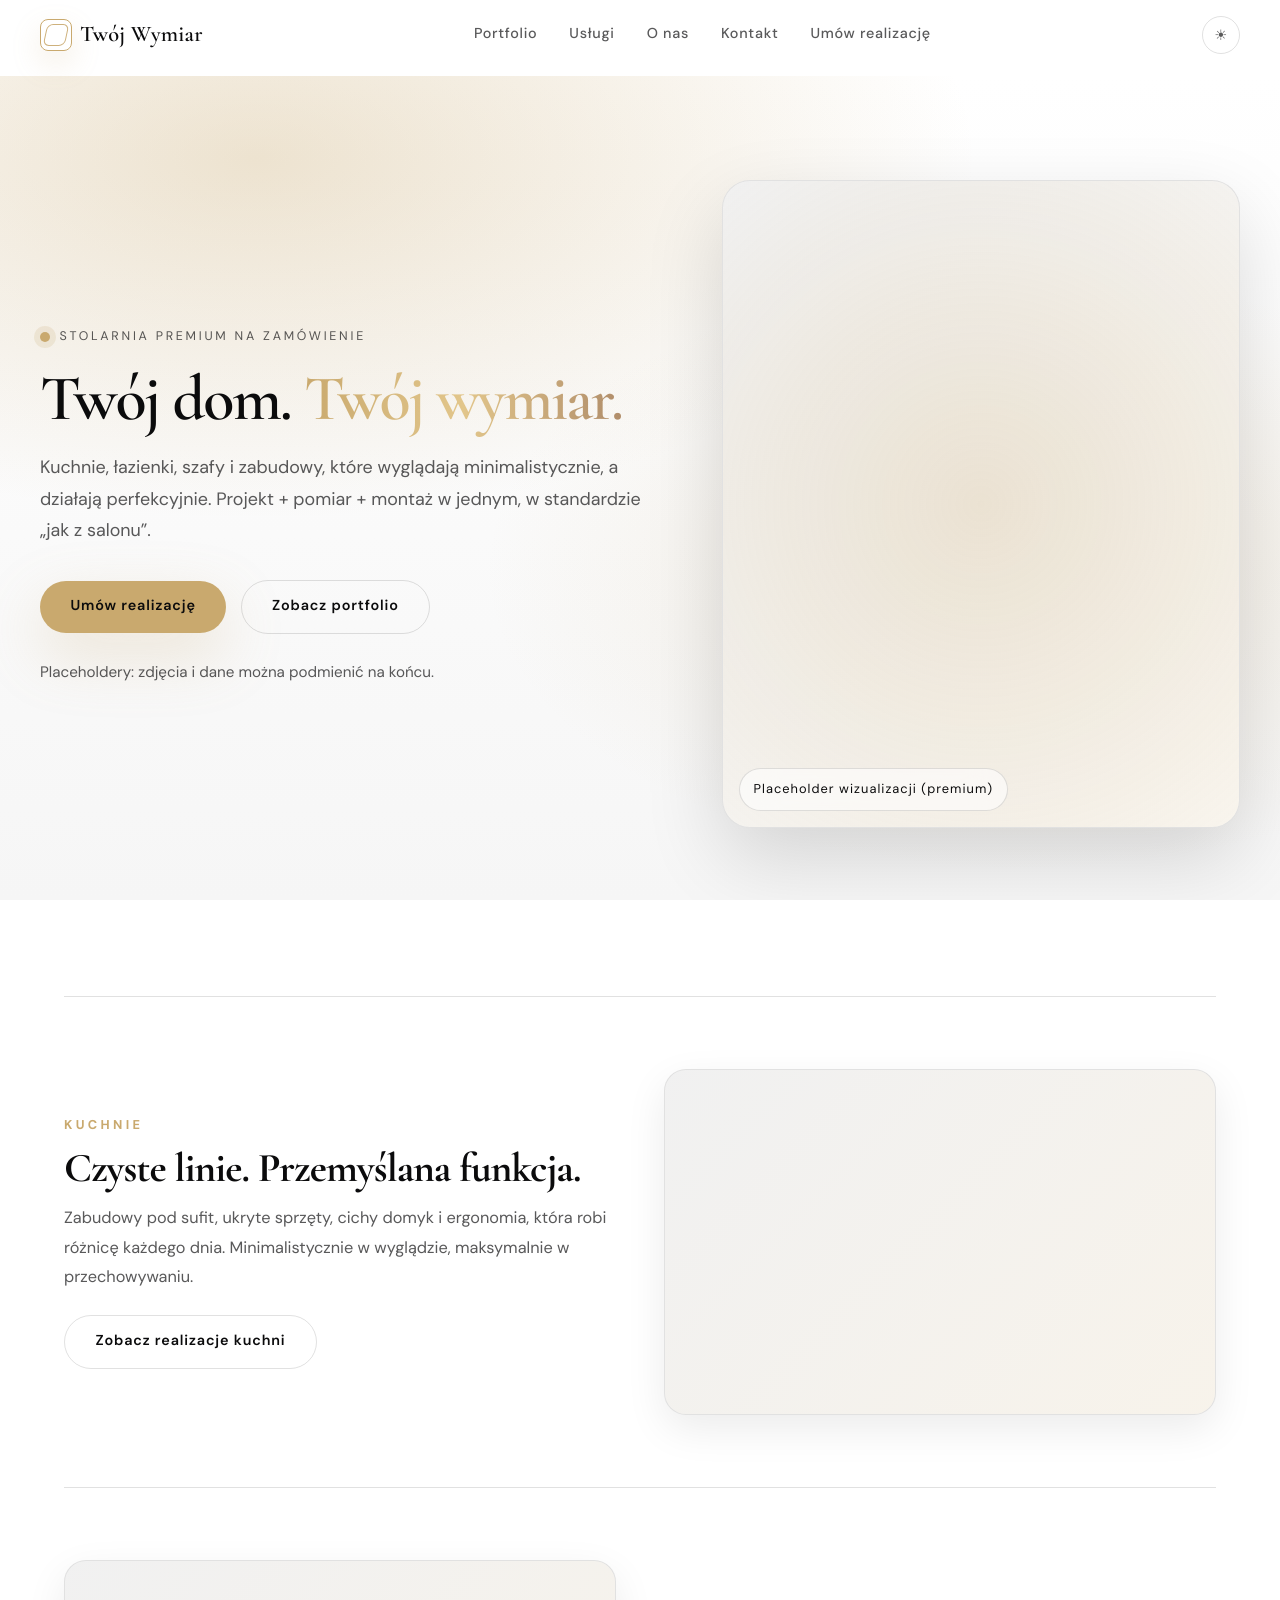
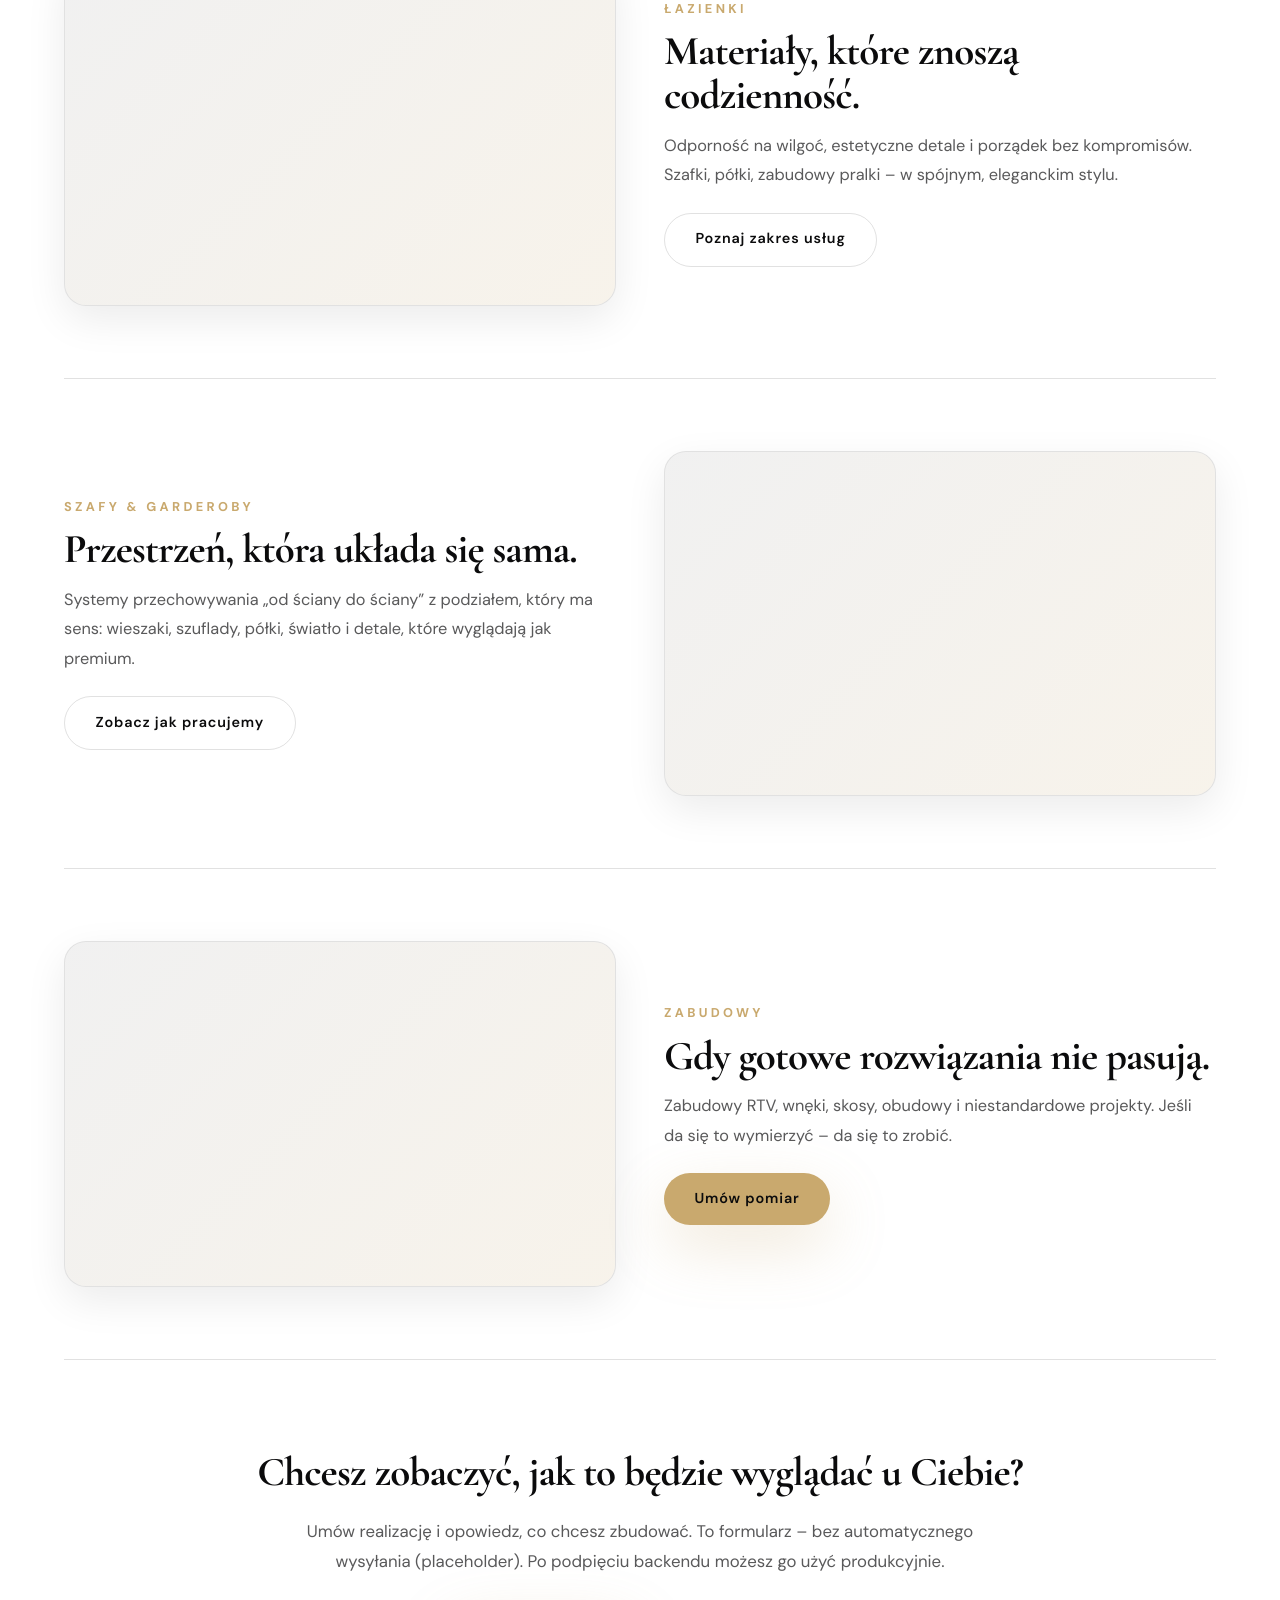
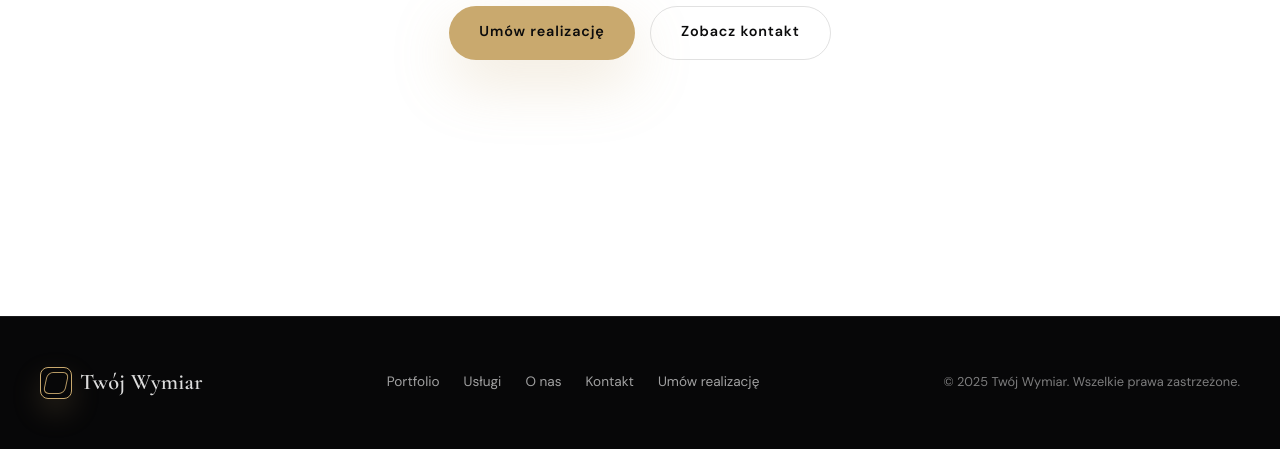
<file: index.html>
<!DOCTYPE html>
<html lang="pl" data-theme="light">
<head>
  <meta charset="UTF-8" />
  <meta name="viewport" content="width=device-width, initial-scale=1" />
  <title>Twój Wymiar – stolarnia na miarę</title>
  <meta name="description" content="Kuchnie, łazienki, szafy i zabudowy na zamówienie. Projektowanie i montaż mebli dopasowanych do Twojej przestrzeni." />
  <link rel="preconnect" href="https://fonts.googleapis.com" />
  <link rel="preconnect" href="https://fonts.gstatic.com" crossorigin />
  <link href="https://fonts.googleapis.com/css2?family=Cormorant+Garamond:wght@400;500;600;700&family=DM+Sans:wght@400;500;600;700&display=swap" rel="stylesheet" />
  <link rel="stylesheet" href="styles.css" />
  <style>
    .hero {
      position: relative;
      min-height: calc(100vh - 76px);
      display: grid;
      align-items: center;
      overflow: hidden;
    }

    .hero::before {
      content: "";
      position: absolute;
      inset: 0;
      background:
        radial-gradient(1200px 600px at 20% 10%, rgba(201, 169, 110, 0.32), transparent 60%),
        radial-gradient(900px 500px at 80% 60%, rgba(201, 169, 110, 0.18), transparent 60%),
        linear-gradient(180deg, var(--bg-main) 0%, var(--bg-alt) 100%);
      transform: translateY(var(--heroParallax, 0px));
      will-change: transform;
      pointer-events: none;
    }

    [data-theme="dark"] .hero::before {
      background:
        radial-gradient(1200px 600px at 20% 10%, rgba(201, 169, 110, 0.22), transparent 62%),
        radial-gradient(900px 500px at 85% 70%, rgba(201, 169, 110, 0.16), transparent 62%),
        linear-gradient(180deg, var(--bg-main) 0%, var(--bg-alt) 100%);
    }

    .hero-inner {
      position: relative;
      z-index: 1;
      padding: 6.5rem 0 4.5rem;
    }

    .hero-grid {
      display: grid;
      grid-template-columns: minmax(0, 1.1fr) minmax(0, 0.9fr);
      gap: 3rem;
      align-items: center;
    }

    .hero-badge {
      display: inline-flex;
      align-items: center;
      gap: 0.6rem;
      font-size: 0.78rem;
      letter-spacing: 0.22em;
      text-transform: uppercase;
      color: var(--text-muted);
      margin-bottom: 1.25rem;
    }

    .hero-badge-dot {
      width: 10px;
      height: 10px;
      border-radius: 999px;
      background: var(--accent);
      box-shadow: 0 0 0 6px rgba(201, 169, 110, 0.18);
    }

    .hero-title {
      font-family: "Cormorant Garamond", serif;
      font-size: clamp(2.6rem, 5vw, 4.4rem);
      font-weight: 600;
      line-height: 1.02;
      letter-spacing: -0.03em;
      margin-bottom: 1.25rem;
    }

    .hero-title .gold {
      background: linear-gradient(90deg, #c9a96e, #e2c68b, #b08d6a);
      -webkit-background-clip: text;
      background-clip: text;
      color: transparent;
    }

    .hero-text {
      font-size: 1.12rem;
      color: var(--text-muted);
      max-width: 40rem;
      margin-bottom: 2.1rem;
      line-height: 1.75;
    }

    .hero-actions {
      display: flex;
      gap: 0.9rem;
      flex-wrap: wrap;
      align-items: center;
    }

    .hero-note {
      margin-top: 1.6rem;
      color: var(--text-muted);
      font-size: 0.95rem;
    }

    .hero-media {
      position: relative;
      border-radius: 28px;
      border: 1px solid var(--border);
      background: var(--bg-card);
      box-shadow: var(--shadow-lg);
      overflow: hidden;
    }

    .hero-media::before {
      content: "";
      position: absolute;
      inset: -40%;
      background: radial-gradient(circle, rgba(201, 169, 110, 0.22), transparent 55%);
      transform: translate3d(0, 0, 0);
      pointer-events: none;
    }

    .hero-media-placeholder {
      aspect-ratio: 4/5;
      background: linear-gradient(135deg, rgba(11, 11, 12, 0.06), rgba(201, 169, 110, 0.12));
      transform-origin: center;
      transition: transform 0.35s ease;
    }

    [data-theme="dark"] .hero-media-placeholder {
      background: linear-gradient(135deg, rgba(255, 255, 255, 0.06), rgba(201, 169, 110, 0.14));
    }

    .hero-media:hover .hero-media-placeholder {
      transform: scale(1.04);
    }

    .hero-media-label {
      position: absolute;
      left: 16px;
      bottom: 16px;
      padding: 10px 14px;
      border-radius: 999px;
      border: 1px solid var(--border);
      background: rgba(255, 255, 255, 0.58);
      backdrop-filter: blur(18px);
      color: var(--text-main);
      font-size: 0.8rem;
      letter-spacing: 0.08em;
    }

    [data-theme="dark"] .hero-media-label {
      background: rgba(11, 11, 12, 0.55);
      color: rgba(255, 255, 255, 0.9);
    }

    .apple-section {
      padding: 6rem 0;
    }

    .feature {
      border-top: 1px solid var(--border);
      padding: 4.5rem 0;
    }

    .feature-inner {
      display: grid;
      grid-template-columns: minmax(0, 1fr) minmax(0, 1fr);
      gap: 3rem;
      align-items: center;
    }

    .feature-eyebrow {
      font-size: 0.8rem;
      letter-spacing: 0.26em;
      text-transform: uppercase;
      color: var(--accent);
      margin-bottom: 0.7rem;
      font-weight: 700;
    }

    .feature-title {
      font-family: "Cormorant Garamond", serif;
      font-size: clamp(2rem, 3.2vw, 3rem);
      line-height: 1.06;
      letter-spacing: -0.02em;
      margin-bottom: 0.9rem;
    }

    .feature-text {
      color: var(--text-muted);
      font-size: 1.02rem;
      line-height: 1.8;
      max-width: 34rem;
    }

    .feature-media {
      border-radius: 22px;
      border: 1px solid var(--border);
      overflow: hidden;
      background: var(--bg-card);
      box-shadow: var(--shadow);
    }

    .feature-media > div {
      aspect-ratio: 16/10;
      background: linear-gradient(135deg, rgba(11, 11, 12, 0.06), rgba(201, 169, 110, 0.14));
      transform-origin: center;
      transition: transform 0.35s ease;
    }

    [data-theme="dark"] .feature-media > div {
      background: linear-gradient(135deg, rgba(255, 255, 255, 0.06), rgba(201, 169, 110, 0.16));
    }

    .feature-media:hover > div {
      transform: scale(1.04);
    }

    .split-cta {
      border-top: 1px solid var(--border);
      padding: 5rem 0 6rem;
      text-align: center;
    }

    .split-cta h2 {
      font-family: "Cormorant Garamond", serif;
      font-size: clamp(2.1rem, 3.2vw, 3.2rem);
      letter-spacing: -0.02em;
      margin-bottom: 0.7rem;
    }

    .split-cta p {
      color: var(--text-muted);
      max-width: 44rem;
      margin: 0 auto 1.8rem;
      font-size: 1.05rem;
      line-height: 1.8;
    }

    .reveal {
      opacity: 0;
      transform: translateY(18px);
      transition: opacity 0.6s ease, transform 0.6s ease;
    }

    .reveal.visible {
      opacity: 1;
      transform: translateY(0);
    }

    @media (max-width: 900px) {
      .hero-grid { grid-template-columns: 1fr; gap: 2rem; }
      .hero-inner { padding: 5.5rem 0 3.5rem; }
      .feature-inner { grid-template-columns: 1fr; }
    }
  </style>
</head>
<body>
  <nav class="nav" id="nav">
    <div class="nav-inner">
      <a href="index.html" class="logo"><div class="logo-mark"></div><span class="logo-text">Twój Wymiar</span></a>
      <div class="nav-links">
        <a href="portfolio.html" class="nav-link">Portfolio</a>
        <a href="uslugi.html" class="nav-link">Usługi</a>
        <a href="o-nas.html" class="nav-link">O nas</a>
        <a href="kontakt.html" class="nav-link">Kontakt</a>
        <a href="umowienie.html" class="nav-link">Umów realizację</a>
      </div>
      <button class="theme-btn" id="themeBtn" aria-label="Zmień motyw">☀</button>
      <button class="nav-toggle" id="navToggle" aria-label="Menu">☰</button>
    </div>
  </nav>
  <main class="main">
    <section class="hero">
      <div class="container hero-inner">
        <div class="hero-grid">
          <div class="reveal">
            <div class="hero-badge"><span class="hero-badge-dot"></span>Stolarnia premium na zamówienie</div>
            <h1 class="hero-title">Twój dom. <span class="gold">Twój wymiar.</span></h1>
            <p class="hero-text">
              Kuchnie, łazienki, szafy i zabudowy, które wyglądają minimalistycznie, a działają perfekcyjnie.
              Projekt + pomiar + montaż w jednym, w standardzie „jak z salonu”.
            </p>
            <div class="hero-actions">
              <a href="umowienie.html" class="btn btn-primary">Umów realizację</a>
              <a href="portfolio.html" class="btn btn-outline">Zobacz portfolio</a>
            </div>
            <div class="hero-note">Placeholdery: zdjęcia i dane można podmienić na końcu.</div>
          </div>

          <div class="hero-media reveal">
            <div class="hero-media-placeholder" aria-hidden="true"></div>
            <div class="hero-media-label">Placeholder wizualizacji (premium)</div>
          </div>
        </div>
      </div>
    </section>

    <section class="apple-section">
      <div class="container">
        <div class="feature reveal">
          <div class="feature-inner">
            <div>
              <div class="feature-eyebrow">Kuchnie</div>
              <h2 class="feature-title">Czyste linie. Przemyślana funkcja.</h2>
              <p class="feature-text">
                Zabudowy pod sufit, ukryte sprzęty, cichy domyk i ergonomia, która robi różnicę każdego dnia.
                Minimalistycznie w wyglądzie, maksymalnie w przechowywaniu.
              </p>
              <div style="margin-top: 1.4rem">
                <a class="btn btn-outline" href="portfolio.html">Zobacz realizacje kuchni</a>
              </div>
            </div>
            <div class="feature-media">
              <div aria-hidden="true"></div>
            </div>
          </div>
        </div>

        <div class="feature reveal">
          <div class="feature-inner">
            <div class="feature-media">
              <div aria-hidden="true"></div>
            </div>
            <div>
              <div class="feature-eyebrow">Łazienki</div>
              <h2 class="feature-title">Materiały, które znoszą codzienność.</h2>
              <p class="feature-text">
                Odporność na wilgoć, estetyczne detale i porządek bez kompromisów. Szafki, półki, zabudowy pralki –
                w spójnym, eleganckim stylu.
              </p>
              <div style="margin-top: 1.4rem">
                <a class="btn btn-outline" href="uslugi.html">Poznaj zakres usług</a>
              </div>
            </div>
          </div>
        </div>

        <div class="feature reveal">
          <div class="feature-inner">
            <div>
              <div class="feature-eyebrow">Szafy & garderoby</div>
              <h2 class="feature-title">Przestrzeń, która układa się sama.</h2>
              <p class="feature-text">
                Systemy przechowywania „od ściany do ściany” z podziałem, który ma sens: wieszaki, szuflady, półki,
                światło i detale, które wyglądają jak premium.
              </p>
              <div style="margin-top: 1.4rem">
                <a class="btn btn-outline" href="o-nas.html">Zobacz jak pracujemy</a>
              </div>
            </div>
            <div class="feature-media">
              <div aria-hidden="true"></div>
            </div>
          </div>
        </div>

        <div class="feature reveal">
          <div class="feature-inner">
            <div class="feature-media">
              <div aria-hidden="true"></div>
            </div>
            <div>
              <div class="feature-eyebrow">Zabudowy</div>
              <h2 class="feature-title">Gdy gotowe rozwiązania nie pasują.</h2>
              <p class="feature-text">
                Zabudowy RTV, wnęki, skosy, obudowy i niestandardowe projekty. Jeśli da się to wymierzyć – da się to zrobić.
              </p>
              <div style="margin-top: 1.4rem">
                <a class="btn btn-primary" href="umowienie.html">Umów pomiar</a>
              </div>
            </div>
          </div>
        </div>

        <div class="split-cta reveal">
          <h2>Chcesz zobaczyć, jak to będzie wyglądać u Ciebie?</h2>
          <p>
            Umów realizację i opowiedz, co chcesz zbudować. To formularz – bez automatycznego wysyłania (placeholder).
            Po podpięciu backendu możesz go użyć produkcyjnie.
          </p>
          <div style="display:flex; gap:0.9rem; justify-content:center; flex-wrap:wrap;">
            <a class="btn btn-primary" href="umowienie.html">Umów realizację</a>
            <a class="btn btn-outline" href="kontakt.html">Zobacz kontakt</a>
          </div>
        </div>
      </div>
    </section>
  </main>
  <footer class="footer">
    <div class="footer-inner">
      <a href="index.html" class="logo"><div class="logo-mark"></div><span class="logo-text">Twój Wymiar</span></a>
      <nav class="footer-links">
        <a href="portfolio.html">Portfolio</a>
        <a href="uslugi.html">Usługi</a>
        <a href="o-nas.html">O nas</a>
        <a href="kontakt.html">Kontakt</a>
        <a href="umowienie.html">Umów realizację</a>
      </nav>
      <span class="footer-copy">© 2025 Twój Wymiar. Wszelkie prawa zastrzeżone.</span>
    </div>
  </footer>
  <script src="common.js"></script>
  <script>
    (function () {
      // Apple-like reveals
      const revealEls = document.querySelectorAll('.reveal');
      const io = new IntersectionObserver((entries) => {
        entries.forEach((e) => {
          if (e.isIntersecting) {
            e.target.classList.add('visible');
            io.unobserve(e.target);
          }
        });
      }, { threshold: 0.15 });
      revealEls.forEach((el) => io.observe(el));

      // Hero parallax background
      function onScroll() {
        const y = window.scrollY || 0;
        const px = Math.min(0, -y * 0.18);
        document.documentElement.style.setProperty('--heroParallax', px + 'px');
      }
      window.addEventListener('scroll', onScroll, { passive: true });
      onScroll();
    })();
  </script>
</body>
</html>
</file>
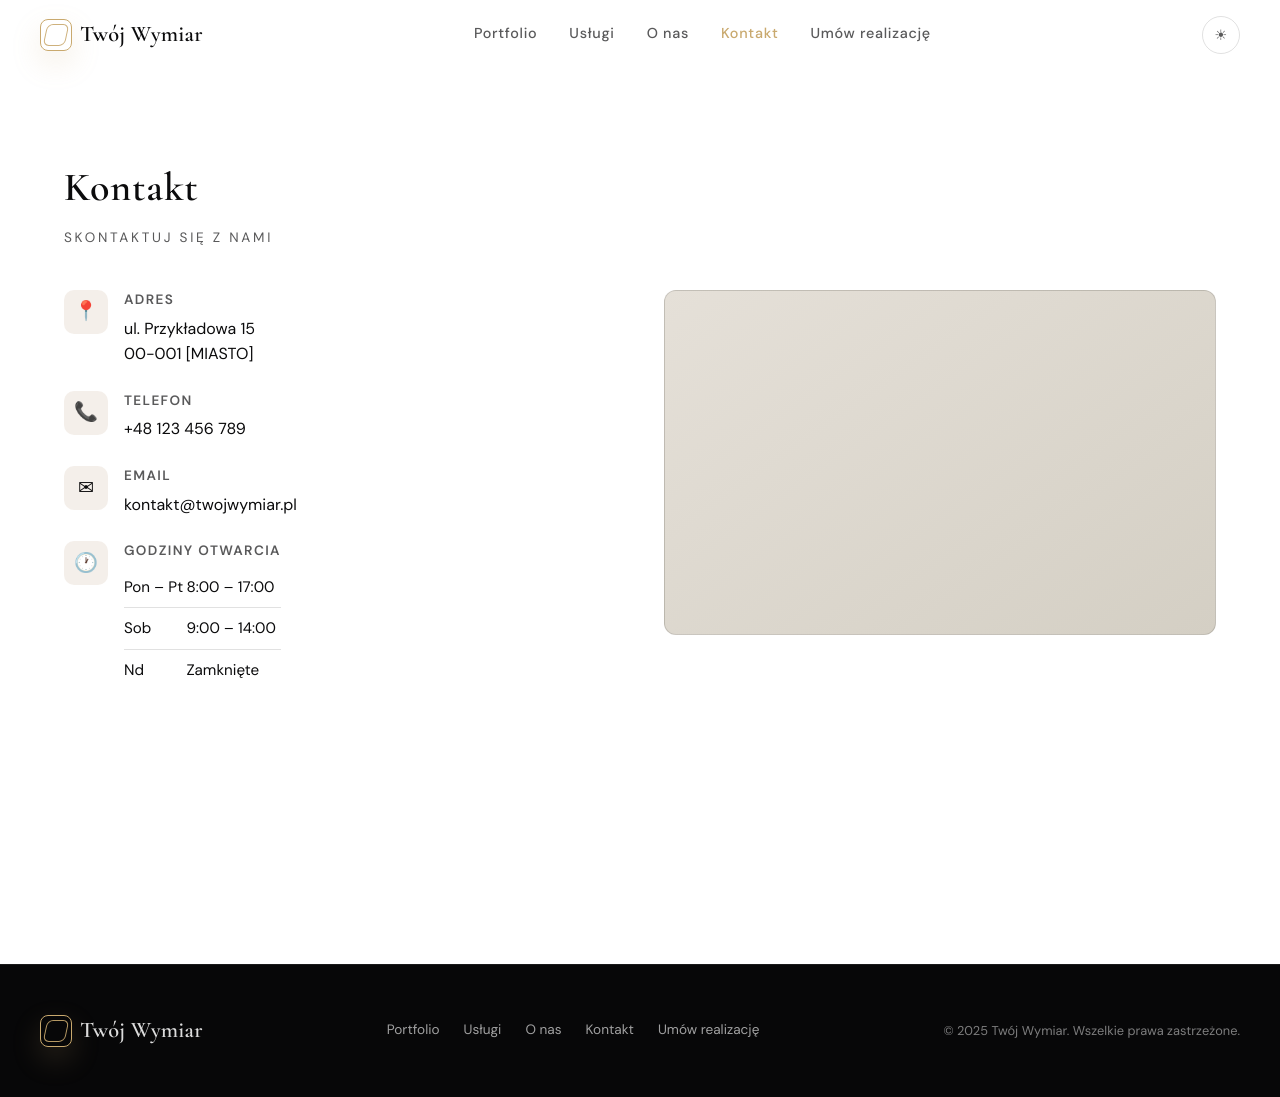
<file: kontakt.html>
<!DOCTYPE html>
<html lang="pl" data-theme="light">
<head>
  <meta charset="UTF-8" />
  <meta name="viewport" content="width=device-width, initial-scale=1" />
  <title>Kontakt – Twój Wymiar</title>
  <link rel="preconnect" href="https://fonts.googleapis.com" />
  <link rel="preconnect" href="https://fonts.gstatic.com" crossorigin />
  <link href="https://fonts.googleapis.com/css2?family=Cormorant+Garamond:wght@400;500;600;700&family=DM+Sans:wght@400;500;600;700&display=swap" rel="stylesheet" />
  <link rel="stylesheet" href="styles.css" />
  <style>
    .contact-layout { display: grid; grid-template-columns: 1fr 1fr; gap: 3rem; align-items: start; }
    .contact-info { display: flex; flex-direction: column; gap: 1.5rem; }
    .contact-item { display: flex; align-items: flex-start; gap: 1rem; }
    .contact-icon { width: 44px; height: 44px; border-radius: 10px; background: rgba(166, 124, 82, 0.12); display: flex; align-items: center; justify-content: center; font-size: 1.2rem; }
    .contact-item h3 { font-size: 0.85rem; font-weight: 600; text-transform: uppercase; letter-spacing: 0.1em; color: var(--text-muted); margin-bottom: 0.25rem; }
    .contact-item p, .contact-item a { font-size: 1rem; color: var(--text-main); }
    .contact-item a:hover { color: var(--accent); }
    .hours-table { width: 100%; border-collapse: collapse; font-size: 0.95rem; }
    .hours-table td { padding: 0.5rem 0; border-bottom: 1px solid var(--border); }
    .hours-table tr:last-child td { border-bottom: none; }
    .map-wrap { border-radius: 12px; overflow: hidden; border: 1px solid var(--border); aspect-ratio: 16/10; background: linear-gradient(145deg, #e5e0d8, #d4cfc4); }
    .map-wrap iframe { width: 100%; height: 100%; border: 0; }
    @media (max-width: 768px) { .contact-layout { grid-template-columns: 1fr; } }
  </style>
</head>
<body>
  <nav class="nav" id="nav">
    <div class="nav-inner">
      <a href="index.html" class="logo"><div class="logo-mark"></div><span class="logo-text">Twój Wymiar</span></a>
      <div class="nav-links">
        <a href="portfolio.html" class="nav-link">Portfolio</a>
        <a href="uslugi.html" class="nav-link">Usługi</a>
        <a href="o-nas.html" class="nav-link">O nas</a>
        <a href="kontakt.html" class="nav-link active">Kontakt</a>
        <a href="umowienie.html" class="nav-link">Umów realizację</a>
      </div>
      <button class="theme-btn" id="themeBtn" aria-label="Zmień motyw">☀</button>
      <button class="nav-toggle" id="navToggle" aria-label="Menu">☰</button>
    </div>
  </nav>
  <main class="main">
    <section class="section">
      <div class="container">
        <h1 class="section-title">Kontakt</h1>
        <p class="section-subtitle">Skontaktuj się z nami</p>
        <div class="contact-layout">
          <div>
            <div class="contact-info">
              <div class="contact-item">
                <div class="contact-icon">📍</div>
                <div><h3>Adres</h3><p>ul. Przykładowa 15<br />00-001 [MIASTO]</p></div>
              </div>
              <div class="contact-item">
                <div class="contact-icon">📞</div>
                <div><h3>Telefon</h3><a href="tel:+48123456789">+48 123 456 789</a></div>
              </div>
              <div class="contact-item">
                <div class="contact-icon">✉</div>
                <div><h3>Email</h3><a href="mailto:kontakt@twojwymiar.pl">kontakt@twojwymiar.pl</a></div>
              </div>
              <div class="contact-item">
                <div class="contact-icon">🕐</div>
                <div>
                  <h3>Godziny otwarcia</h3>
                  <table class="hours-table">
                    <tr><td>Pon – Pt</td><td>8:00 – 17:00</td></tr>
                    <tr><td>Sob</td><td>9:00 – 14:00</td></tr>
                    <tr><td>Nd</td><td>Zamknięte</td></tr>
                  </table>
                </div>
              </div>
            </div>
          </div>
          <div>
            <div class="map-wrap">
              <iframe src="https://www.google.com/maps/embed?pb=!1m18!1m12!1m3!1d2443.654893789499!2d21.012229!3d52.229676!2m3!1f0!2f0!3f0!3m2!1i1024!2i768!4f13.1!3m3!1m2!1s0x0%3A0x0!2z!5e0!3m2!1spl!2spl!4v1" allowfullscreen="" loading="lazy" referrerpolicy="no-referrer-when-downgrade" title="Mapa"></iframe>
            </div>
          </div>
        </div>
      </div>
    </section>
  </main>
  <footer class="footer">
    <div class="footer-inner">
      <a href="index.html" class="logo"><div class="logo-mark"></div><span class="logo-text">Twój Wymiar</span></a>
      <nav class="footer-links">
        <a href="portfolio.html">Portfolio</a>
        <a href="uslugi.html">Usługi</a>
        <a href="o-nas.html">O nas</a>
        <a href="kontakt.html">Kontakt</a>
        <a href="umowienie.html">Umów realizację</a>
      </nav>
      <span class="footer-copy">© 2025 Twój Wymiar. Wszelkie prawa zastrzeżone.</span>
    </div>
  </footer>
  <script src="common.js"></script>
</body>
</html>
</file>
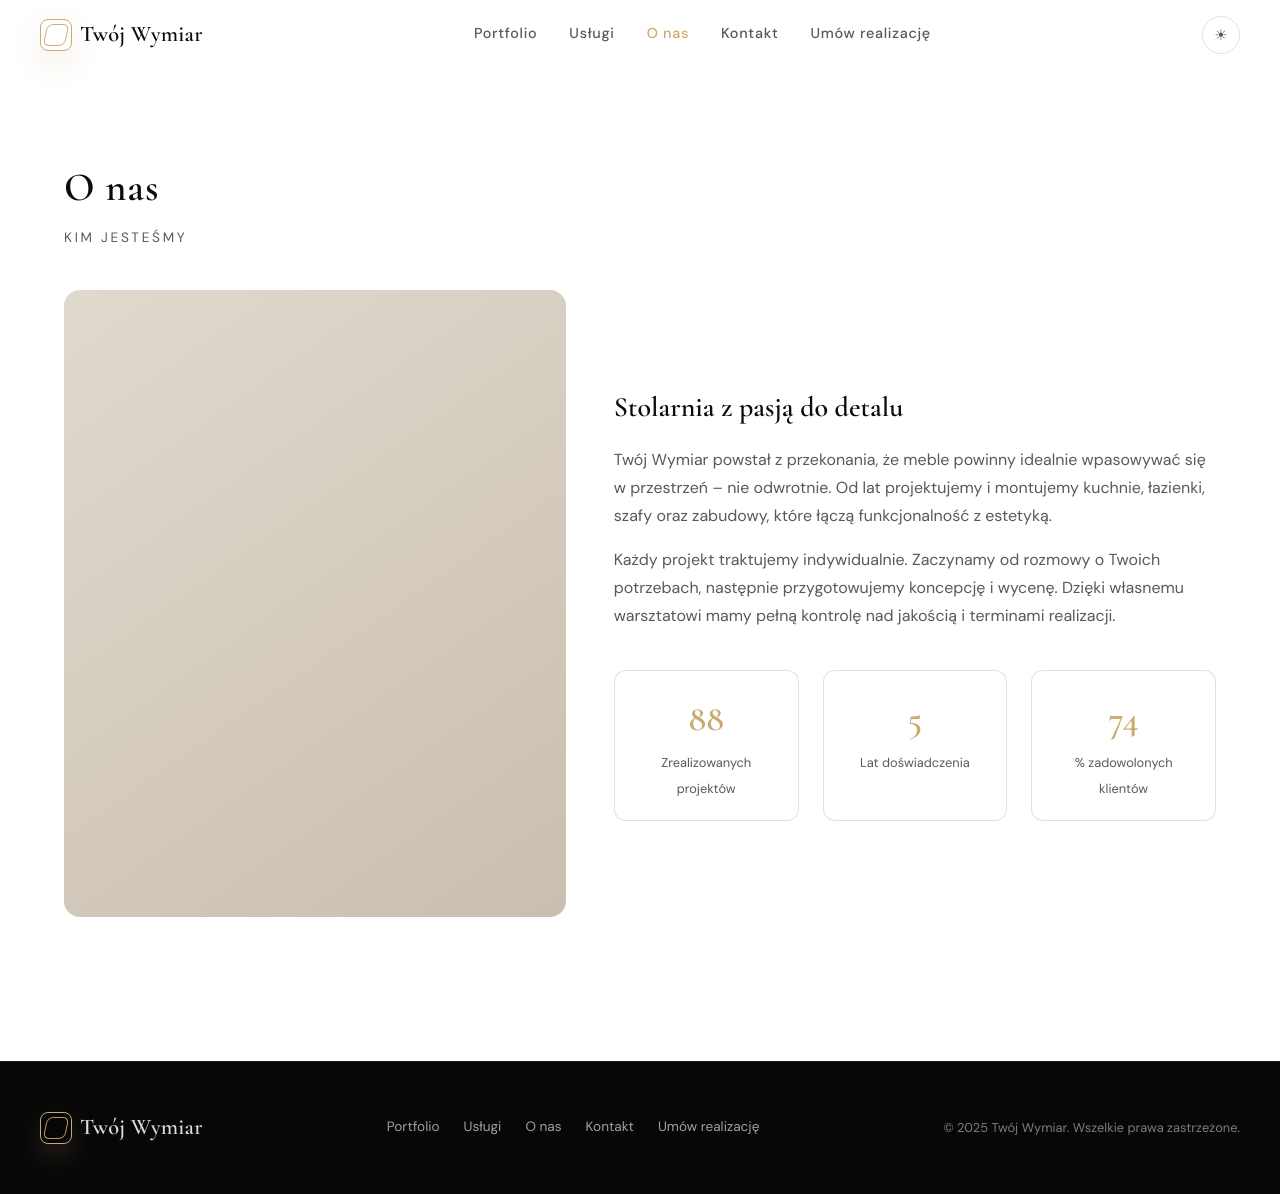
<file: o-nas.html>
<!DOCTYPE html>
<html lang="pl" data-theme="light">
<head>
  <meta charset="UTF-8" />
  <meta name="viewport" content="width=device-width, initial-scale=1" />
  <title>O nas – Twój Wymiar</title>
  <link rel="preconnect" href="https://fonts.googleapis.com" />
  <link rel="preconnect" href="https://fonts.gstatic.com" crossorigin />
  <link href="https://fonts.googleapis.com/css2?family=Cormorant+Garamond:wght@400;500;600;700&family=DM+Sans:wght@400;500;600;700&display=swap" rel="stylesheet" />
  <link rel="stylesheet" href="styles.css" />
  <style>
    .about-layout { display: grid; grid-template-columns: 1fr 1.2fr; gap: 3rem; align-items: center; }
    .about-image { aspect-ratio: 4/5; background: linear-gradient(145deg, #e0d9ce, #c9bfb0); border-radius: 16px; overflow: hidden; }
    .about-content h2 { font-family: "Cormorant Garamond", serif; font-size: 1.75rem; font-weight: 600; margin-bottom: 1rem; }
    .about-content p { color: var(--text-muted); margin-bottom: 1rem; line-height: 1.75; }
    .stats { display: grid; grid-template-columns: repeat(3, 1fr); gap: 1.5rem; margin-top: 2.5rem; }
    .stat { text-align: center; padding: 1.25rem; background: var(--bg-card); border-radius: 12px; border: 1px solid var(--border); }
    .stat-number { font-family: "Cormorant Garamond", serif; font-size: 2.25rem; font-weight: 600; color: var(--accent); display: block; }
    .stat-label { font-size: 0.8rem; color: var(--text-muted); margin-top: 0.25rem; }
    @media (max-width: 768px) { .about-layout { grid-template-columns: 1fr; } .stats { grid-template-columns: 1fr; } }
  </style>
</head>
<body>
  <nav class="nav" id="nav">
    <div class="nav-inner">
      <a href="index.html" class="logo"><div class="logo-mark"></div><span class="logo-text">Twój Wymiar</span></a>
      <div class="nav-links">
        <a href="portfolio.html" class="nav-link">Portfolio</a>
        <a href="uslugi.html" class="nav-link">Usługi</a>
        <a href="o-nas.html" class="nav-link active">O nas</a>
        <a href="kontakt.html" class="nav-link">Kontakt</a>
        <a href="umowienie.html" class="nav-link">Umów realizację</a>
      </div>
      <button class="theme-btn" id="themeBtn" aria-label="Zmień motyw">☀</button>
      <button class="nav-toggle" id="navToggle" aria-label="Menu">☰</button>
    </div>
  </nav>
  <main class="main">
    <section class="section">
      <div class="container">
        <h1 class="section-title">O nas</h1>
        <p class="section-subtitle">Kim jesteśmy</p>
        <div class="about-layout">
          <div class="about-image"></div>
          <div class="about-content">
            <h2>Stolarnia z pasją do detalu</h2>
            <p>Twój Wymiar powstał z przekonania, że meble powinny idealnie wpasowywać się w przestrzeń – nie odwrotnie. Od lat projektujemy i montujemy kuchnie, łazienki, szafy oraz zabudowy, które łączą funkcjonalność z estetyką.</p>
            <p>Każdy projekt traktujemy indywidualnie. Zaczynamy od rozmowy o Twoich potrzebach, następnie przygotowujemy koncepcję i wycenę. Dzięki własnemu warsztatowi mamy pełną kontrolę nad jakością i terminami realizacji.</p>
            <div class="stats">
              <div class="stat"><span class="stat-number" data-count="120">0</span><span class="stat-label">Zrealizowanych projektów</span></div>
              <div class="stat"><span class="stat-number" data-count="8">0</span><span class="stat-label">Lat doświadczenia</span></div>
              <div class="stat"><span class="stat-number" data-count="100">0</span><span class="stat-label">% zadowolonych klientów</span></div>
            </div>
          </div>
        </div>
      </div>
    </section>
  </main>
  <footer class="footer">
    <div class="footer-inner">
      <a href="index.html" class="logo"><div class="logo-mark"></div><span class="logo-text">Twój Wymiar</span></a>
      <nav class="footer-links">
        <a href="portfolio.html">Portfolio</a>
        <a href="uslugi.html">Usługi</a>
        <a href="o-nas.html">O nas</a>
        <a href="kontakt.html">Kontakt</a>
        <a href="umowienie.html">Umów realizację</a>
      </nav>
      <span class="footer-copy">© 2025 Twój Wymiar. Wszelkie prawa zastrzeżone.</span>
    </div>
  </footer>
  <script src="common.js"></script>
  <script>
    document.addEventListener('DOMContentLoaded', function() {
      const stats = document.querySelectorAll('.stat-number[data-count]');
      const observer = new IntersectionObserver((entries) => {
        entries.forEach(entry => {
          if (entry.isIntersecting) {
            const el = entry.target;
            const target = parseInt(el.dataset.count, 10);
            let current = 0;
            const step = target / 50;
            const timer = setInterval(() => {
              current += step;
              el.textContent = current >= target ? target : Math.floor(current);
              if (current >= target) clearInterval(timer);
            }, 30);
            observer.unobserve(el);
          }
        });
      }, { threshold: 0.3 });
      stats.forEach(s => observer.observe(s));
    });
  </script>
</body>
</html>
</file>
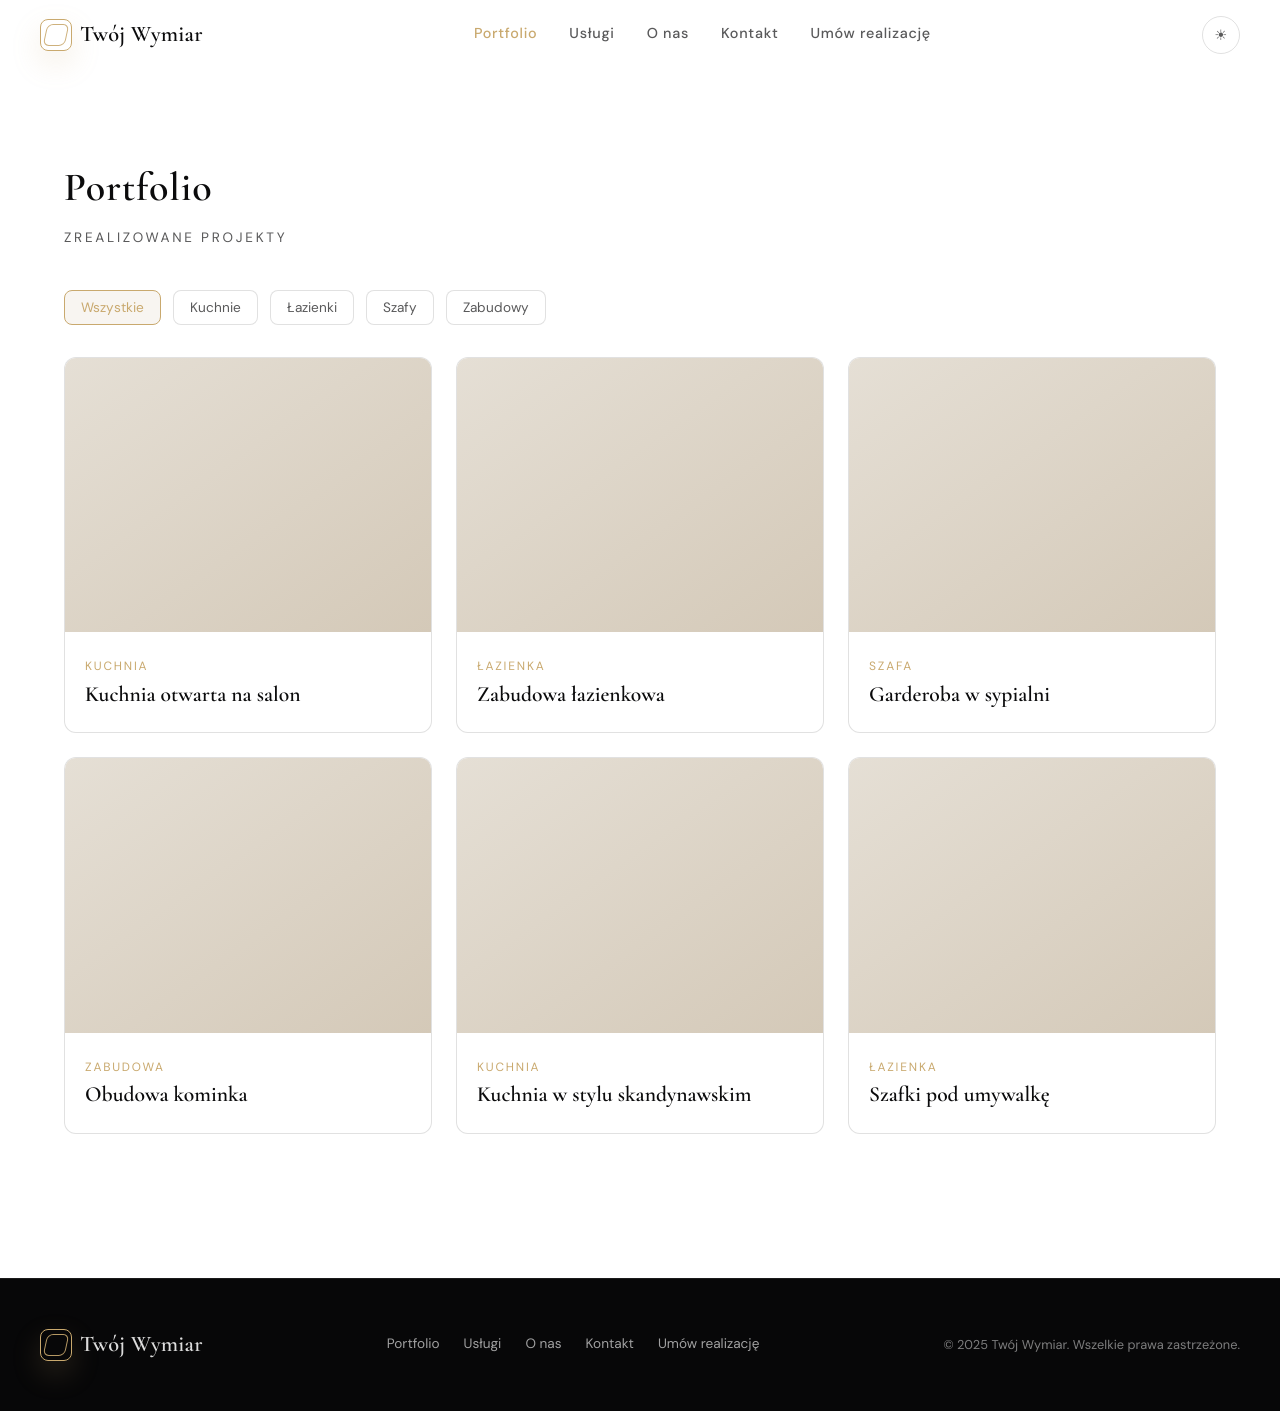
<file: portfolio.html>
<!DOCTYPE html>
<html lang="pl" data-theme="light">
<head>
  <meta charset="UTF-8" />
  <meta name="viewport" content="width=device-width, initial-scale=1" />
  <title>Portfolio – Twój Wymiar</title>
  <link rel="preconnect" href="https://fonts.googleapis.com" />
  <link rel="preconnect" href="https://fonts.gstatic.com" crossorigin />
  <link href="https://fonts.googleapis.com/css2?family=Cormorant+Garamond:wght@400;500;600;700&family=DM+Sans:wght@400;500;600;700&display=swap" rel="stylesheet" />
  <link rel="stylesheet" href="styles.css" />
  <style>
    .portfolio-grid { display: grid; grid-template-columns: repeat(auto-fill, minmax(320px, 1fr)); gap: 1.5rem; }
    .portfolio-card { background: var(--bg-card); border-radius: 12px; overflow: hidden; border: 1px solid var(--border); transition: transform 0.3s, box-shadow 0.3s; }
    .portfolio-card:hover { transform: translateY(-6px); box-shadow: var(--shadow-lg); }
    .portfolio-img { aspect-ratio: 4/3; background: linear-gradient(145deg, #e5dfd5, #d4c9b8); transition: transform 0.4s; }
    .portfolio-card:hover .portfolio-img { transform: scale(1.05); }
    .portfolio-body { padding: 1.25rem; }
    .portfolio-category { font-size: 0.75rem; letter-spacing: 0.15em; text-transform: uppercase; color: var(--accent); margin-bottom: 0.35rem; }
    .portfolio-title { font-family: "Cormorant Garamond", serif; font-size: 1.35rem; font-weight: 600; }
    .filter-bar { display: flex; gap: 0.75rem; flex-wrap: wrap; margin-bottom: 2rem; }
    .filter-btn { padding: 0.5rem 1rem; font-size: 0.85rem; border-radius: 8px; border: 1px solid var(--border); background: var(--bg-card); color: var(--text-muted); transition: all 0.2s; }
    .filter-btn:hover, .filter-btn.active { border-color: var(--accent); color: var(--accent); background: rgba(166, 124, 82, 0.08); }
  </style>
</head>
<body>
  <nav class="nav" id="nav">
    <div class="nav-inner">
      <a href="index.html" class="logo"><div class="logo-mark"></div><span class="logo-text">Twój Wymiar</span></a>
      <div class="nav-links">
        <a href="portfolio.html" class="nav-link active">Portfolio</a>
        <a href="uslugi.html" class="nav-link">Usługi</a>
        <a href="o-nas.html" class="nav-link">O nas</a>
        <a href="kontakt.html" class="nav-link">Kontakt</a>
        <a href="umowienie.html" class="nav-link">Umów realizację</a>
      </div>
      <button class="theme-btn" id="themeBtn" aria-label="Zmień motyw">☀</button>
      <button class="nav-toggle" id="navToggle" aria-label="Menu">☰</button>
    </div>
  </nav>
  <main class="main">
    <section class="section">
      <div class="container">
        <h1 class="section-title">Portfolio</h1>
        <p class="section-subtitle">Zrealizowane projekty</p>
        <div class="filter-bar">
          <button class="filter-btn active">Wszystkie</button>
          <button class="filter-btn">Kuchnie</button>
          <button class="filter-btn">Łazienki</button>
          <button class="filter-btn">Szafy</button>
          <button class="filter-btn">Zabudowy</button>
        </div>
        <div class="portfolio-grid">
          <article class="portfolio-card"><div class="portfolio-img"></div><div class="portfolio-body"><span class="portfolio-category">Kuchnia</span><h2 class="portfolio-title">Kuchnia otwarta na salon</h2></div></article>
          <article class="portfolio-card"><div class="portfolio-img"></div><div class="portfolio-body"><span class="portfolio-category">Łazienka</span><h2 class="portfolio-title">Zabudowa łazienkowa</h2></div></article>
          <article class="portfolio-card"><div class="portfolio-img"></div><div class="portfolio-body"><span class="portfolio-category">Szafa</span><h2 class="portfolio-title">Garderoba w sypialni</h2></div></article>
          <article class="portfolio-card"><div class="portfolio-img"></div><div class="portfolio-body"><span class="portfolio-category">Zabudowa</span><h2 class="portfolio-title">Obudowa kominka</h2></div></article>
          <article class="portfolio-card"><div class="portfolio-img"></div><div class="portfolio-body"><span class="portfolio-category">Kuchnia</span><h2 class="portfolio-title">Kuchnia w stylu skandynawskim</h2></div></article>
          <article class="portfolio-card"><div class="portfolio-img"></div><div class="portfolio-body"><span class="portfolio-category">Łazienka</span><h2 class="portfolio-title">Szafki pod umywalkę</h2></div></article>
        </div>
      </div>
    </section>
  </main>
  <footer class="footer">
    <div class="footer-inner">
      <a href="index.html" class="logo"><div class="logo-mark"></div><span class="logo-text">Twój Wymiar</span></a>
      <nav class="footer-links">
        <a href="portfolio.html">Portfolio</a>
        <a href="uslugi.html">Usługi</a>
        <a href="o-nas.html">O nas</a>
        <a href="kontakt.html">Kontakt</a>
        <a href="umowienie.html">Umów realizację</a>
      </nav>
      <span class="footer-copy">© 2025 Twój Wymiar. Wszelkie prawa zastrzeżone.</span>
    </div>
  </footer>
  <script src="common.js"></script>
</body>
</html>
</file>
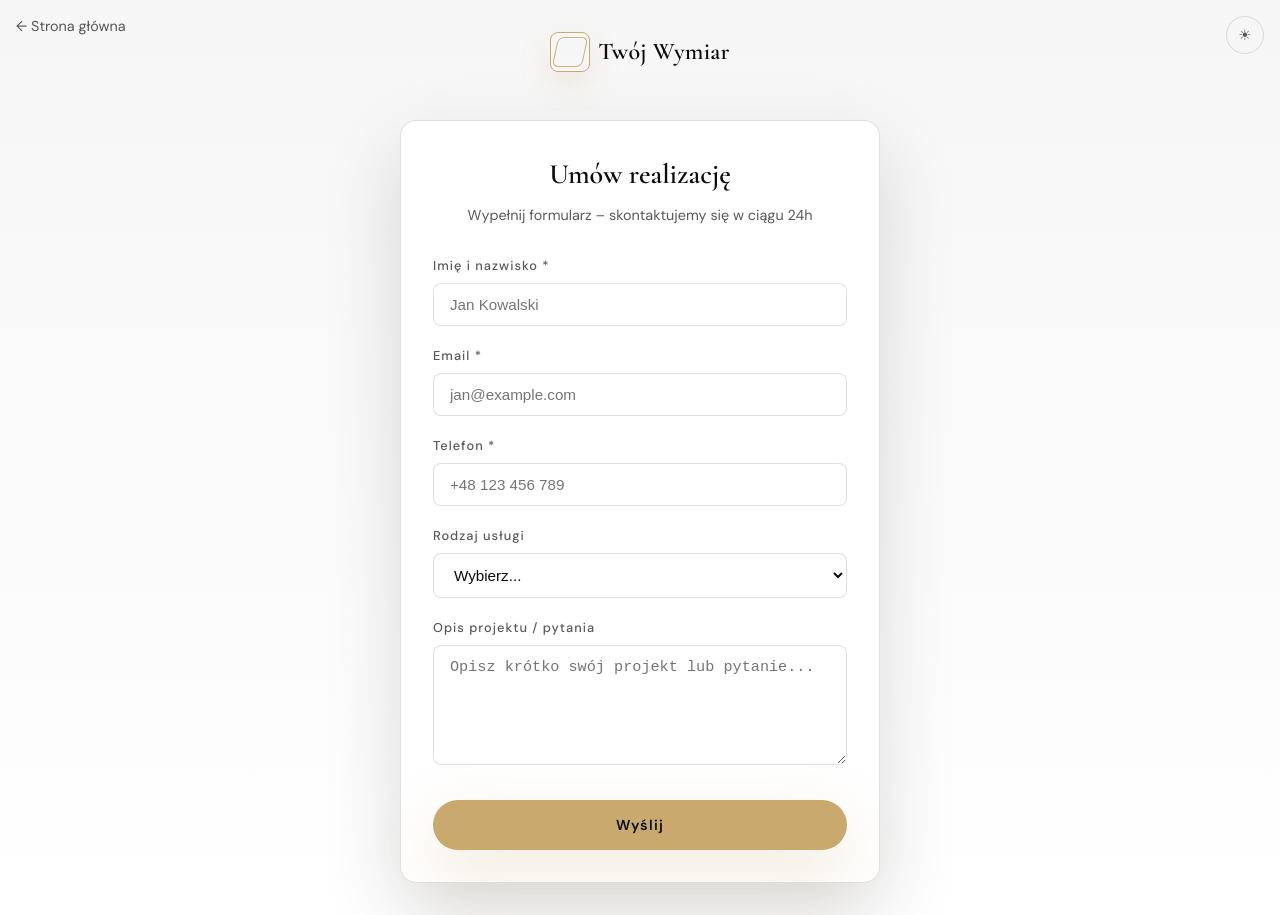
<file: umowienie.html>
<!DOCTYPE html>
<html lang="pl" data-theme="light">
<head>
  <meta charset="UTF-8" />
  <meta name="viewport" content="width=device-width, initial-scale=1" />
  <title>Umów realizację – Twój Wymiar</title>
  <link rel="preconnect" href="https://fonts.googleapis.com" />
  <link rel="preconnect" href="https://fonts.gstatic.com" crossorigin />
  <link href="https://fonts.googleapis.com/css2?family=Cormorant+Garamond:wght@400;500;600;700&family=DM+Sans:wght@400;500;600;700&display=swap" rel="stylesheet" />
  <link rel="stylesheet" href="styles.css" />
  <style>
    body { min-height: 100vh; display: flex; flex-direction: column; align-items: center; justify-content: center; padding: 2rem 1rem; background: linear-gradient(180deg, var(--bg-alt) 0%, var(--bg-main) 100%); }
    .umowienie-page { width: 100%; max-width: 480px; }
    .umowienie-logo { text-align: center; margin-bottom: 2.5rem; }
    .umowienie-logo a { display: inline-flex; align-items: center; gap: 0.5rem; }
    .umowienie-logo .logo-mark { width: 40px; height: 40px; }
    .umowienie-logo .logo-text { font-size: 1.5rem; }
    .umowienie-card { background: var(--bg-card); border-radius: 16px; padding: 2rem; border: 1px solid var(--border); box-shadow: var(--shadow-lg); }
    .umowienie-card h1 { font-family: "Cormorant Garamond", serif; font-size: 1.75rem; font-weight: 600; text-align: center; margin-bottom: 0.5rem; }
    .umowienie-card .subtitle { text-align: center; color: var(--text-muted); font-size: 0.9rem; margin-bottom: 1.75rem; }
    .umowienie-card .form-group { margin-bottom: 1.25rem; }
    .umowienie-card .btn { width: 100%; padding: 1rem; margin-top: 0.5rem; }
    .theme-btn-float { position: fixed; top: 1rem; right: 1rem; z-index: 50; }
    .back-link { position: fixed; top: 1rem; left: 1rem; font-size: 0.9rem; color: var(--text-muted); z-index: 50; }
    .back-link:hover { color: var(--accent); }
  </style>
</head>
<body>
  <a href="index.html" class="back-link">← Strona główna</a>
  <button class="theme-btn theme-btn-float" id="themeBtn" aria-label="Zmień motyw">☀</button>
  <div class="umowienie-page">
    <div class="umowienie-logo">
      <a href="index.html"><div class="logo-mark"></div><span class="logo-text">Twój Wymiar</span></a>
    </div>
    <div class="umowienie-card">
      <h1>Umów realizację</h1>
      <p class="subtitle">Wypełnij formularz – skontaktujemy się w ciągu 24h</p>
      <form id="umowienieForm" novalidate>
        <div class="form-group">
          <label class="form-label" for="name">Imię i nazwisko *</label>
          <input type="text" id="name" name="name" class="form-input" required placeholder="Jan Kowalski" />
          <span class="form-error" id="nameError"></span>
        </div>
        <div class="form-group">
          <label class="form-label" for="email">Email *</label>
          <input type="email" id="email" name="email" class="form-input" required placeholder="jan@example.com" />
          <span class="form-error" id="emailError"></span>
        </div>
        <div class="form-group">
          <label class="form-label" for="phone">Telefon *</label>
          <input type="tel" id="phone" name="phone" class="form-input" required placeholder="+48 123 456 789" />
          <span class="form-error" id="phoneError"></span>
        </div>
        <div class="form-group">
          <label class="form-label" for="service">Rodzaj usługi</label>
          <select id="service" name="service" class="form-select">
            <option value="">Wybierz...</option>
            <option value="kuchnia">Kuchnia</option>
            <option value="lazienka">Łazienka</option>
            <option value="szafa">Szafa / garderoba</option>
            <option value="zabudowa">Zabudowa / obudowa</option>
            <option value="inne">Inne</option>
          </select>
        </div>
        <div class="form-group">
          <label class="form-label" for="message">Opis projektu / pytania</label>
          <textarea id="message" name="message" class="form-textarea" rows="4" placeholder="Opisz krótko swój projekt lub pytanie..."></textarea>
        </div>
        <button type="submit" class="btn btn-primary">Wyślij</button>
      </form>
    </div>
  </div>
  <script src="common.js"></script>
  <script>
    document.getElementById('umowienieForm').addEventListener('submit', function(e) {
      e.preventDefault();
      const name = document.getElementById('name'), email = document.getElementById('email'), phone = document.getElementById('phone');
      const nameError = document.getElementById('nameError'), emailError = document.getElementById('emailError'), phoneError = document.getElementById('phoneError');
      nameError.textContent = emailError.textContent = phoneError.textContent = '';
      let valid = true;
      if (!name.value.trim() || name.value.trim().length < 2) { nameError.textContent = 'Podaj imię i nazwisko (min. 2 znaki)'; valid = false; }
      if (!email.value.trim()) { emailError.textContent = 'Podaj adres email'; valid = false; }
      else if (!/^[^\s@]+@[^\s@]+\.[^\s@]+$/.test(email.value)) { emailError.textContent = 'Podaj poprawny adres email'; valid = false; }
      if (!phone.value.trim() || phone.value.replace(/\s/g, '').length < 9) { phoneError.textContent = 'Podaj numer telefonu (min. 9 cyfr)'; valid = false; }
      if (valid) { alert('Dziękujemy! Skontaktujemy się z Tobą w ciągu 24 godzin.'); this.reset(); }
    });
  </script>
</body>
</html>
</file>
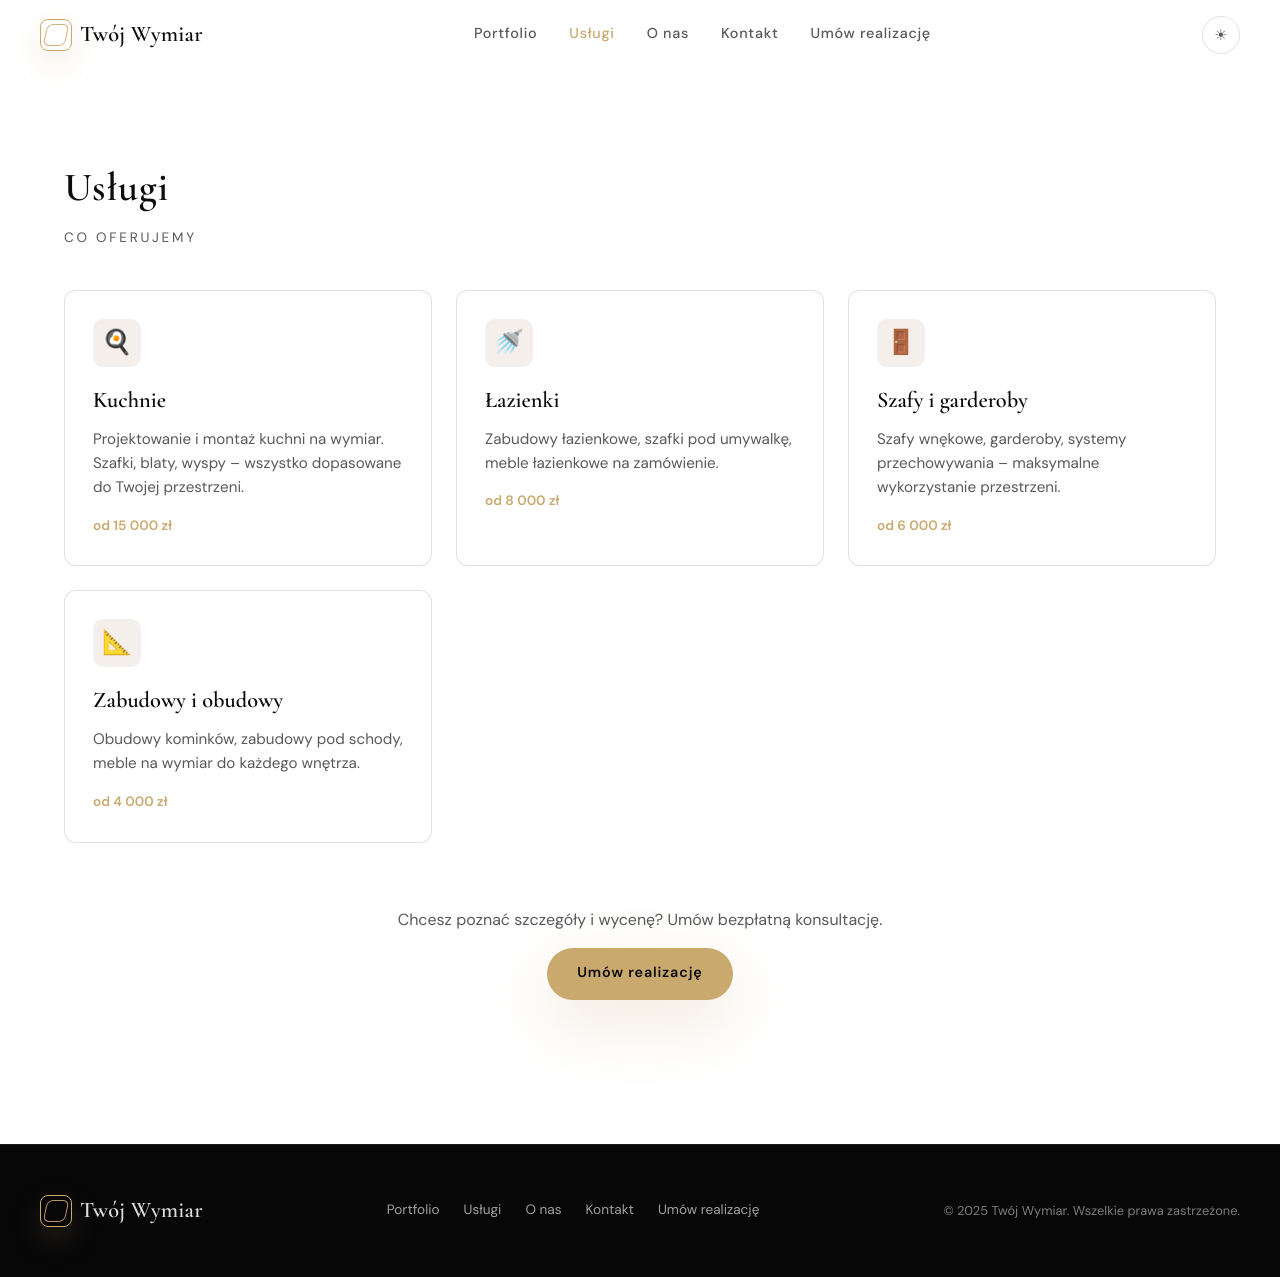
<file: uslugi.html>
<!DOCTYPE html>
<html lang="pl" data-theme="light">
<head>
  <meta charset="UTF-8" />
  <meta name="viewport" content="width=device-width, initial-scale=1" />
  <title>Usługi – Twój Wymiar</title>
  <link rel="preconnect" href="https://fonts.googleapis.com" />
  <link rel="preconnect" href="https://fonts.gstatic.com" crossorigin />
  <link href="https://fonts.googleapis.com/css2?family=Cormorant+Garamond:wght@400;500;600;700&family=DM+Sans:wght@400;500;600;700&display=swap" rel="stylesheet" />
  <link rel="stylesheet" href="styles.css" />
  <style>
    .services-grid { display: grid; grid-template-columns: repeat(auto-fill, minmax(280px, 1fr)); gap: 1.5rem; margin-bottom: 4rem; }
    .service-card { background: var(--bg-card); border-radius: 12px; padding: 1.75rem; border: 1px solid var(--border); transition: transform 0.25s, border-color 0.25s; }
    .service-card:hover { transform: translateY(-4px); border-color: var(--accent); }
    .service-icon { width: 48px; height: 48px; border-radius: 10px; background: rgba(166, 124, 82, 0.12); display: flex; align-items: center; justify-content: center; font-size: 1.5rem; margin-bottom: 1rem; }
    .service-title { font-family: "Cormorant Garamond", serif; font-size: 1.4rem; font-weight: 600; margin-bottom: 0.5rem; }
    .service-desc { color: var(--text-muted); font-size: 0.95rem; margin-bottom: 0.75rem; line-height: 1.6; }
    .service-price { font-size: 0.85rem; font-weight: 600; color: var(--accent); }
    .cta-box { text-align: center; margin-top: 2rem; }
    .cta-box p { color: var(--text-muted); margin-bottom: 1rem; }
  </style>
</head>
<body>
  <nav class="nav" id="nav">
    <div class="nav-inner">
      <a href="index.html" class="logo"><div class="logo-mark"></div><span class="logo-text">Twój Wymiar</span></a>
      <div class="nav-links">
        <a href="portfolio.html" class="nav-link">Portfolio</a>
        <a href="uslugi.html" class="nav-link active">Usługi</a>
        <a href="o-nas.html" class="nav-link">O nas</a>
        <a href="kontakt.html" class="nav-link">Kontakt</a>
        <a href="umowienie.html" class="nav-link">Umów realizację</a>
      </div>
      <button class="theme-btn" id="themeBtn" aria-label="Zmień motyw">☀</button>
      <button class="nav-toggle" id="navToggle" aria-label="Menu">☰</button>
    </div>
  </nav>
  <main class="main">
    <section class="section">
      <div class="container">
        <h1 class="section-title">Usługi</h1>
        <p class="section-subtitle">Co oferujemy</p>
        <div class="services-grid">
          <article class="service-card">
            <div class="service-icon">🍳</div>
            <h2 class="service-title">Kuchnie</h2>
            <p class="service-desc">Projektowanie i montaż kuchni na wymiar. Szafki, blaty, wyspy – wszystko dopasowane do Twojej przestrzeni.</p>
            <span class="service-price">od 15 000 zł</span>
          </article>
          <article class="service-card">
            <div class="service-icon">🚿</div>
            <h2 class="service-title">Łazienki</h2>
            <p class="service-desc">Zabudowy łazienkowe, szafki pod umywalkę, meble łazienkowe na zamówienie.</p>
            <span class="service-price">od 8 000 zł</span>
          </article>
          <article class="service-card">
            <div class="service-icon">🚪</div>
            <h2 class="service-title">Szafy i garderoby</h2>
            <p class="service-desc">Szafy wnękowe, garderoby, systemy przechowywania – maksymalne wykorzystanie przestrzeni.</p>
            <span class="service-price">od 6 000 zł</span>
          </article>
          <article class="service-card">
            <div class="service-icon">📐</div>
            <h2 class="service-title">Zabudowy i obudowy</h2>
            <p class="service-desc">Obudowy kominków, zabudowy pod schody, meble na wymiar do każdego wnętrza.</p>
            <span class="service-price">od 4 000 zł</span>
          </article>
        </div>
        <div class="cta-box">
          <p>Chcesz poznać szczegóły i wycenę? Umów bezpłatną konsultację.</p>
          <a href="umowienie.html" class="btn btn-primary">Umów realizację</a>
        </div>
      </div>
    </section>
  </main>
  <footer class="footer">
    <div class="footer-inner">
      <a href="index.html" class="logo"><div class="logo-mark"></div><span class="logo-text">Twój Wymiar</span></a>
      <nav class="footer-links">
        <a href="portfolio.html">Portfolio</a>
        <a href="uslugi.html">Usługi</a>
        <a href="o-nas.html">O nas</a>
        <a href="kontakt.html">Kontakt</a>
        <a href="umowienie.html">Umów realizację</a>
      </nav>
      <span class="footer-copy">© 2025 Twój Wymiar. Wszelkie prawa zastrzeżone.</span>
    </div>
  </footer>
  <script src="common.js"></script>
</body>
</html>
</file>
<file: styles.css>
/* Twój Wymiar – wspólne style (premium: biel/czerń/złoto) */
:root {
  --bg-main: #ffffff;
  --bg-alt: #f6f6f6;
  --bg-card: #ffffff;
  --text-main: #0b0b0c;
  --text-muted: rgba(11, 11, 12, 0.68);
  --accent: #c9a96e; /* złoto */
  --accent-dark: #b08d6a;
  --accent-soft: rgba(201, 169, 110, 0.16);
  --border: rgba(11, 11, 12, 0.12);
  --nav-bg: rgba(255, 255, 255, 0.72);
  --shadow: 0 14px 40px rgba(0, 0, 0, 0.08);
  --shadow-lg: 0 30px 80px rgba(0, 0, 0, 0.14);
}

[data-theme="dark"] {
  --bg-main: #0b0b0c;
  --bg-alt: #111113;
  --bg-card: #111113;
  --text-main: #ffffff;
  --text-muted: rgba(255, 255, 255, 0.68);
  --accent: #c9a96e;
  --accent-dark: #b08d6a;
  --accent-soft: rgba(201, 169, 110, 0.18);
  --border: rgba(255, 255, 255, 0.14);
  --nav-bg: rgba(11, 11, 12, 0.62);
  --shadow: 0 18px 60px rgba(0, 0, 0, 0.45);
  --shadow-lg: 0 40px 120px rgba(0, 0, 0, 0.6);
}

* { box-sizing: border-box; margin: 0; padding: 0; }
html { scroll-behavior: smooth; }
body {
  font-family: "DM Sans", system-ui, sans-serif;
  background: var(--bg-main);
  color: var(--text-main);
  line-height: 1.6;
  -webkit-font-smoothing: antialiased;
  text-rendering: geometricPrecision;
}
a { text-decoration: none; color: inherit; }
button { font-family: inherit; cursor: pointer; border: none; background: none; }
img { max-width: 100%; display: block; }

.nav { position: fixed; top: 0; left: 0; right: 0; z-index: 100; padding: 1rem 1.5rem; transition: background 0.35s, backdrop-filter 0.35s, box-shadow 0.35s, border-color 0.35s; }
.nav.scrolled { background: var(--nav-bg); backdrop-filter: blur(18px); box-shadow: var(--shadow); border-bottom: 1px solid var(--border); }
.nav-inner { max-width: 1200px; margin: 0 auto; display: flex; align-items: center; justify-content: space-between; }
.logo { display: flex; align-items: center; gap: 0.5rem; }
.logo-mark { width: 32px; height: 32px; border: 1.5px solid var(--accent); border-radius: 8px; position: relative; box-shadow: 0 12px 30px rgba(201, 169, 110, 0.18); }
.logo-mark::after { content: ""; position: absolute; top: 4px; left: 4px; right: 4px; bottom: 4px; border: 1px solid var(--accent); border-radius: 6px; transform: skewX(-12deg); opacity: 0.9; }
.logo-text { font-family: "Cormorant Garamond", serif; font-size: 1.4rem; font-weight: 600; letter-spacing: 0.01em; }
.nav-links { display: flex; gap: 2rem; font-size: 0.9rem; font-weight: 500; letter-spacing: 0.05em; }
.nav-link { color: var(--text-muted); transition: color 0.2s, opacity 0.2s; }
.nav-link:hover, .nav-link.active { color: var(--accent); }
.theme-btn { width: 38px; height: 38px; border-radius: 999px; border: 1px solid var(--border); display: flex; align-items: center; justify-content: center; font-size: 0.9rem; color: var(--text-muted); transition: transform 0.15s ease, color 0.2s, border-color 0.2s, background 0.2s; background: transparent; }
.theme-btn:hover { color: var(--accent); border-color: var(--accent); transform: translateY(-1px); background: var(--accent-soft); }

.main { padding-top: 76px; min-height: 100vh; }
.container { max-width: 1200px; margin: 0 auto; padding: 0 1.5rem; }
.section { padding: 5rem 0; }
.section-title { font-family: "Cormorant Garamond", serif; font-size: 2.5rem; font-weight: 600; letter-spacing: 0.02em; margin-bottom: 0.5rem; }
.section-subtitle { font-size: 0.85rem; text-transform: uppercase; letter-spacing: 0.2em; color: var(--text-muted); margin-bottom: 2.5rem; }

.btn { display: inline-flex; align-items: center; justify-content: center; padding: 0.9rem 1.9rem; font-size: 0.9rem; font-weight: 600; letter-spacing: 0.06em; border-radius: 999px; transition: transform 0.18s ease, box-shadow 0.18s ease, background 0.18s ease, color 0.18s ease, border-color 0.18s ease; }
.btn-primary { background: var(--accent); color: #0b0b0c; box-shadow: 0 22px 60px rgba(201, 169, 110, 0.25); }
.btn-primary:hover { background: #d6bb84; transform: translateY(-1px); box-shadow: 0 30px 80px rgba(201, 169, 110, 0.33); }
.btn-outline { border: 1.5px solid var(--border); color: var(--text-main); background: transparent; }
.btn-outline:hover { border-color: var(--accent); transform: translateY(-1px); box-shadow: var(--shadow); }

.form-group { margin-bottom: 1.25rem; }
.form-label { display: block; font-size: 0.8rem; font-weight: 500; letter-spacing: 0.08em; color: var(--text-muted); margin-bottom: 0.4rem; }
.form-input, .form-select, .form-textarea { width: 100%; padding: 0.75rem 1rem; font-size: 0.95rem; border: 1px solid var(--border); border-radius: 8px; background: var(--bg-main); color: var(--text-main); transition: border-color 0.2s, box-shadow 0.2s; }
.form-textarea { min-height: 120px; resize: vertical; }
.form-input:focus, .form-select:focus, .form-textarea:focus { outline: none; border-color: var(--accent); box-shadow: 0 0 0 3px rgba(166, 124, 82, 0.15); }
.form-error { font-size: 0.8rem; color: #c44; margin-top: 0.3rem; }

.footer { background: #070708; color: rgba(255,255,255,0.86); padding: 3rem 1.5rem; margin-top: 4rem; border-top: 1px solid rgba(255,255,255,0.08); }
.footer-inner { max-width: 1200px; margin: 0 auto; display: flex; justify-content: space-between; align-items: center; flex-wrap: wrap; gap: 1rem; }
.footer-links { display: flex; gap: 1.5rem; font-size: 0.85rem; }
.footer-links a { color: rgba(255,255,255,0.62); transition: color 0.2s; }
.footer-links a:hover { color: var(--accent); }
.footer-copy { font-size: 0.8rem; color: rgba(255,255,255,0.48); }

.nav-toggle { display: none; width: 40px; height: 40px; align-items: center; justify-content: center; font-size: 1.2rem; }
@media (max-width: 768px) {
  .nav-links { display: none; }
  .nav-toggle { display: flex; }
  .nav.open .nav-links { display: flex; flex-direction: column; position: absolute; top: 100%; left: 0; right: 0; background: var(--nav-bg); padding: 1rem; gap: 0.5rem; }
}
</file>
